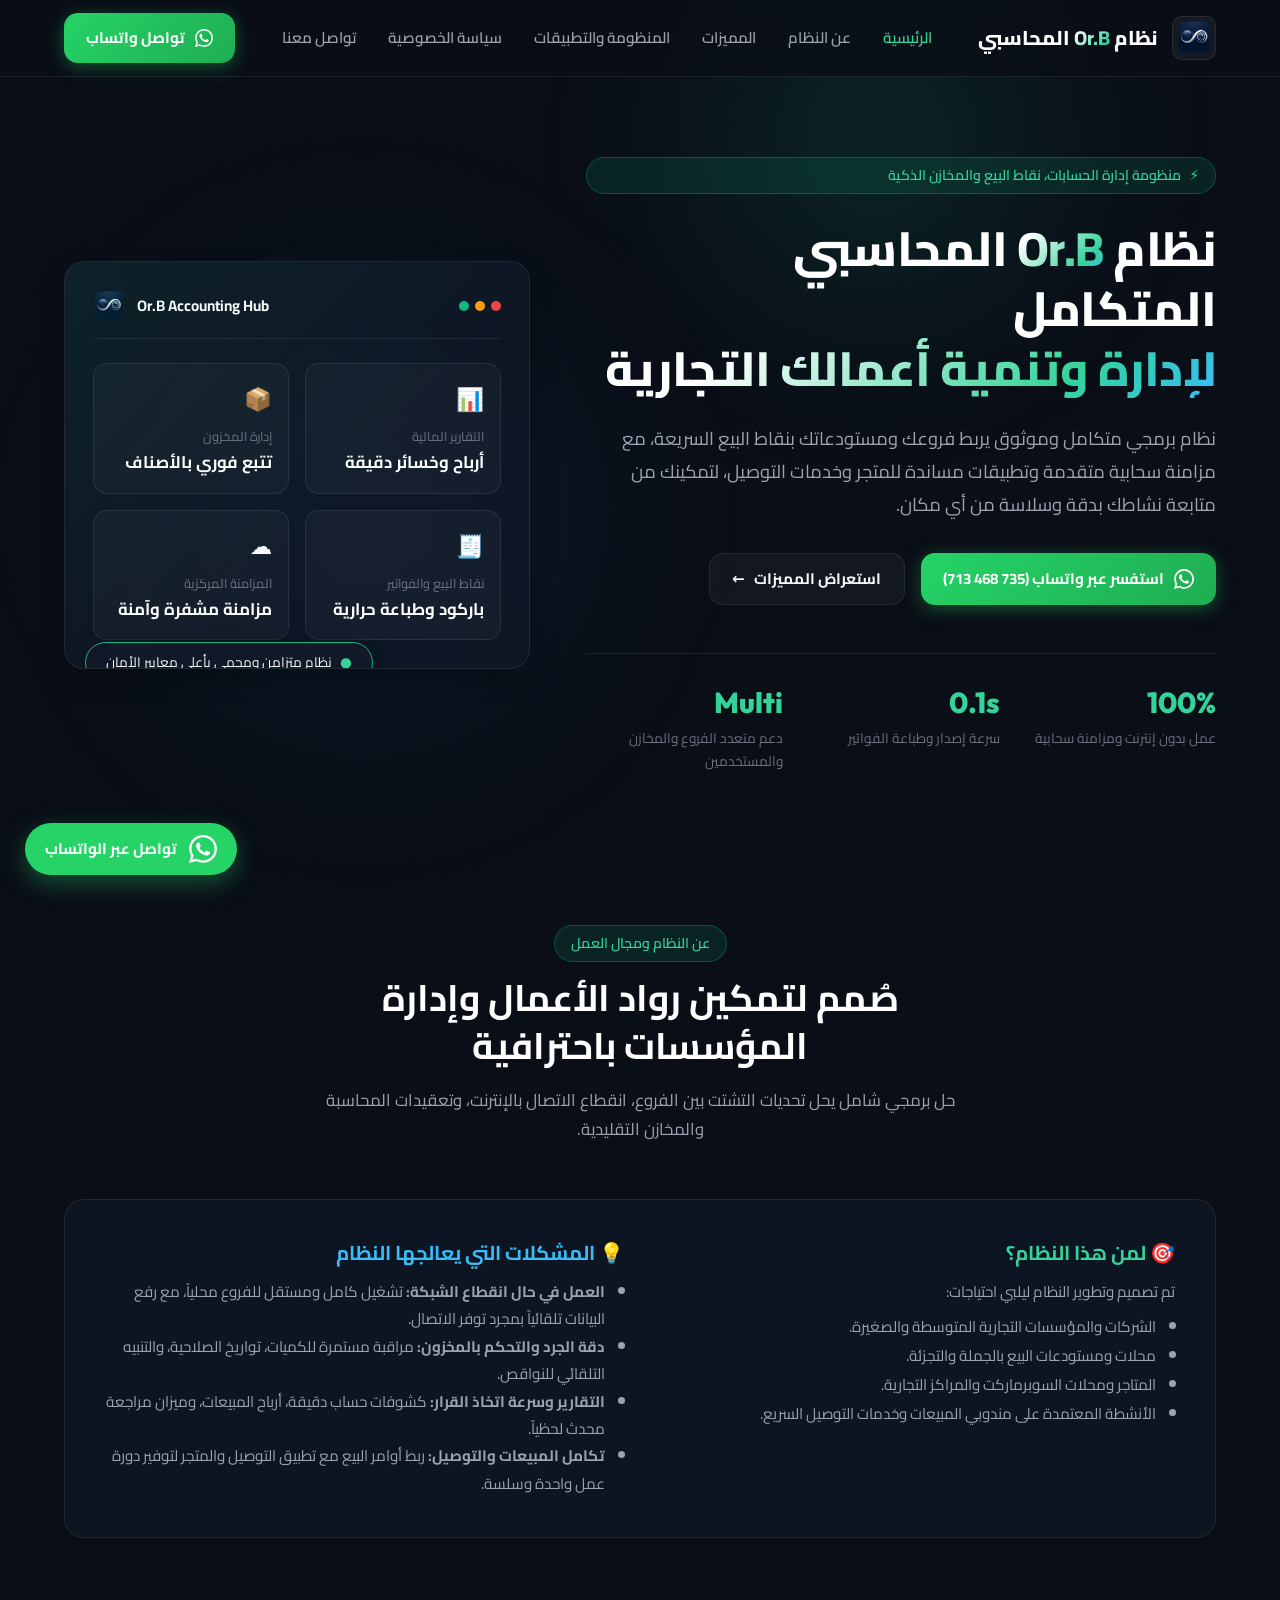
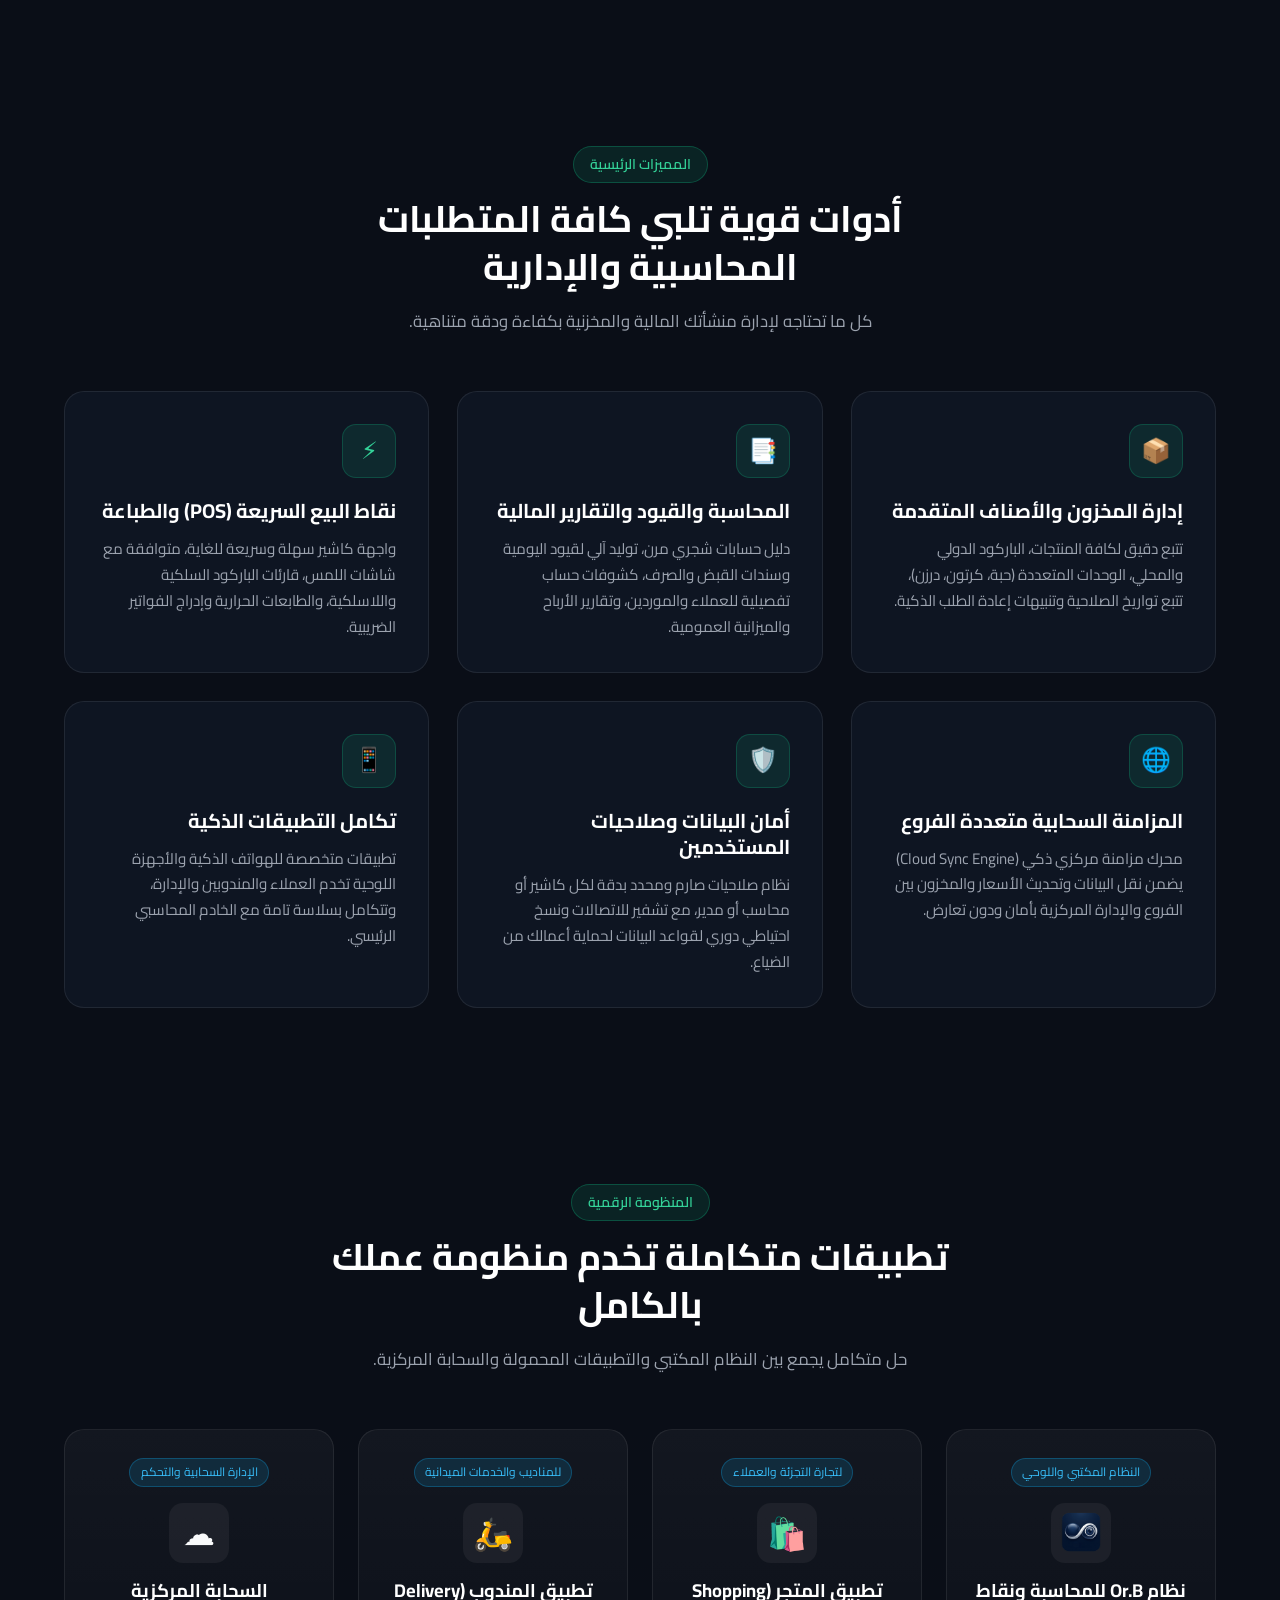
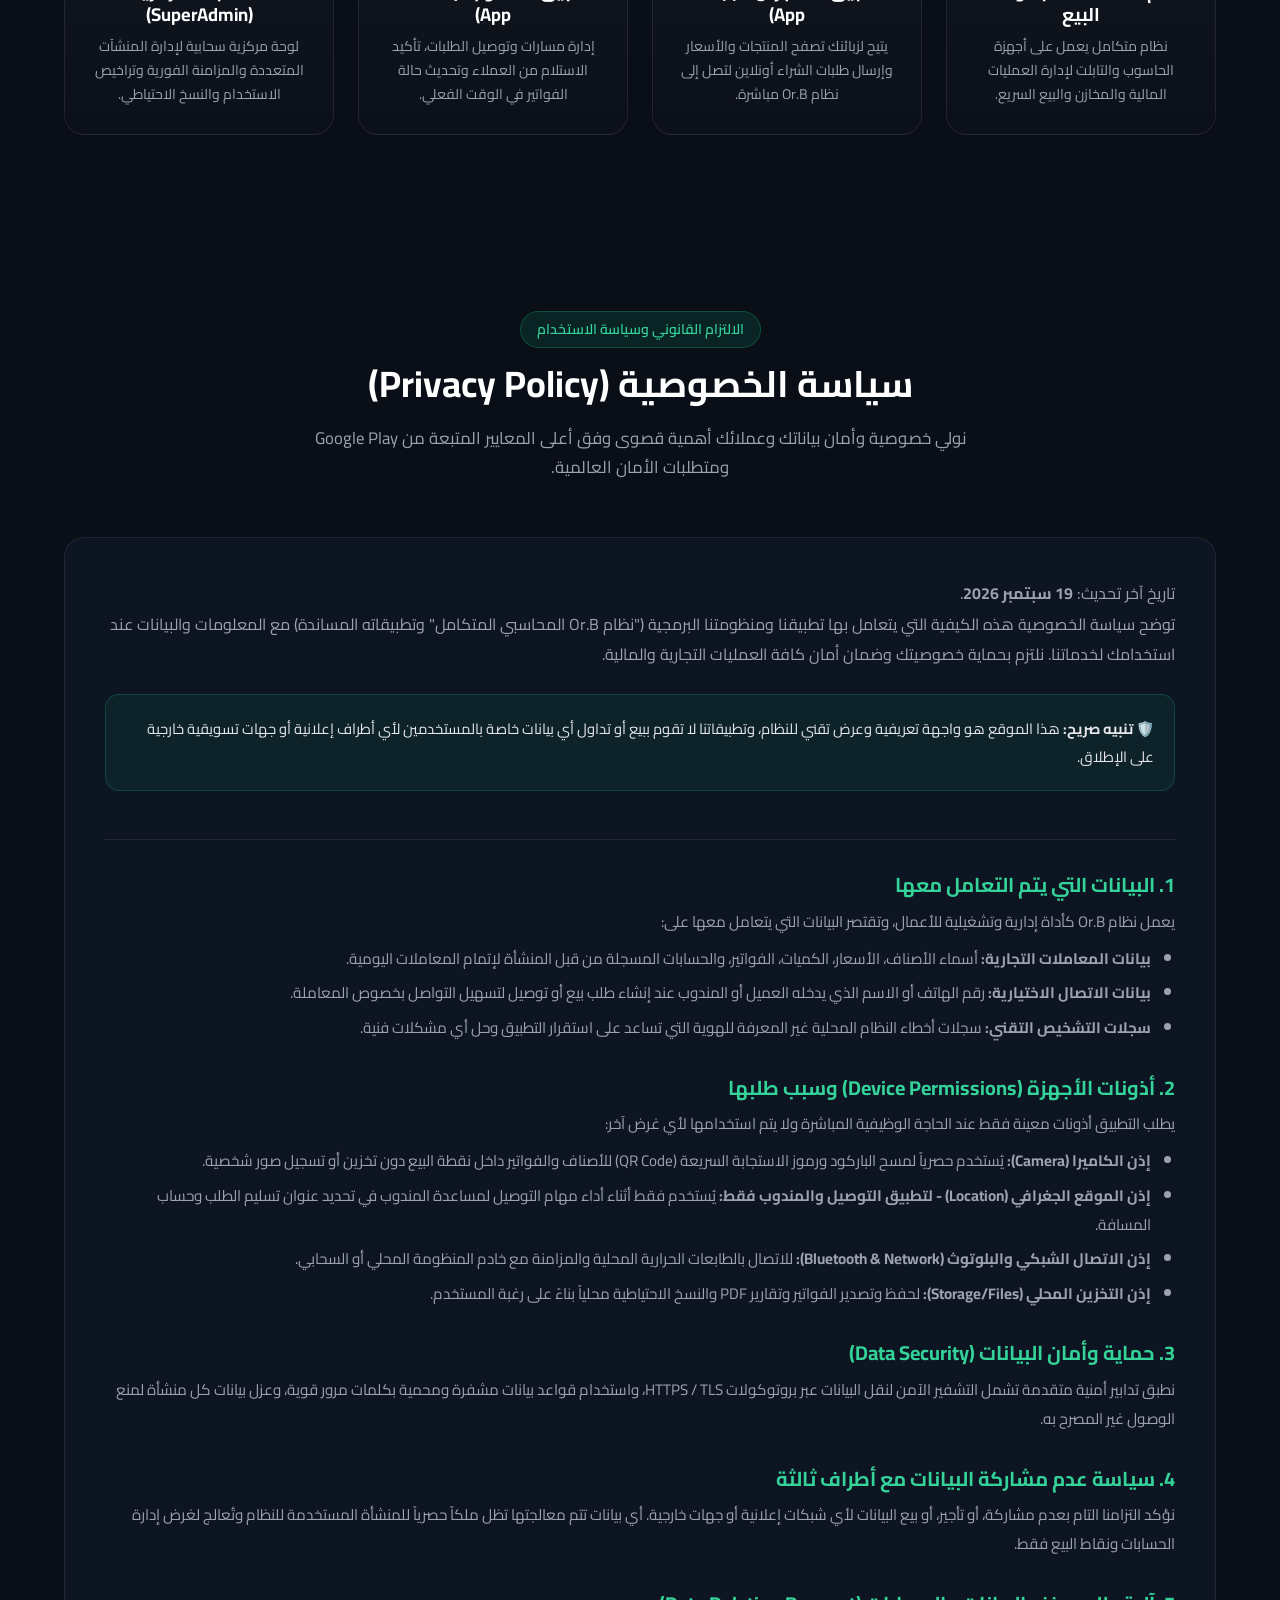
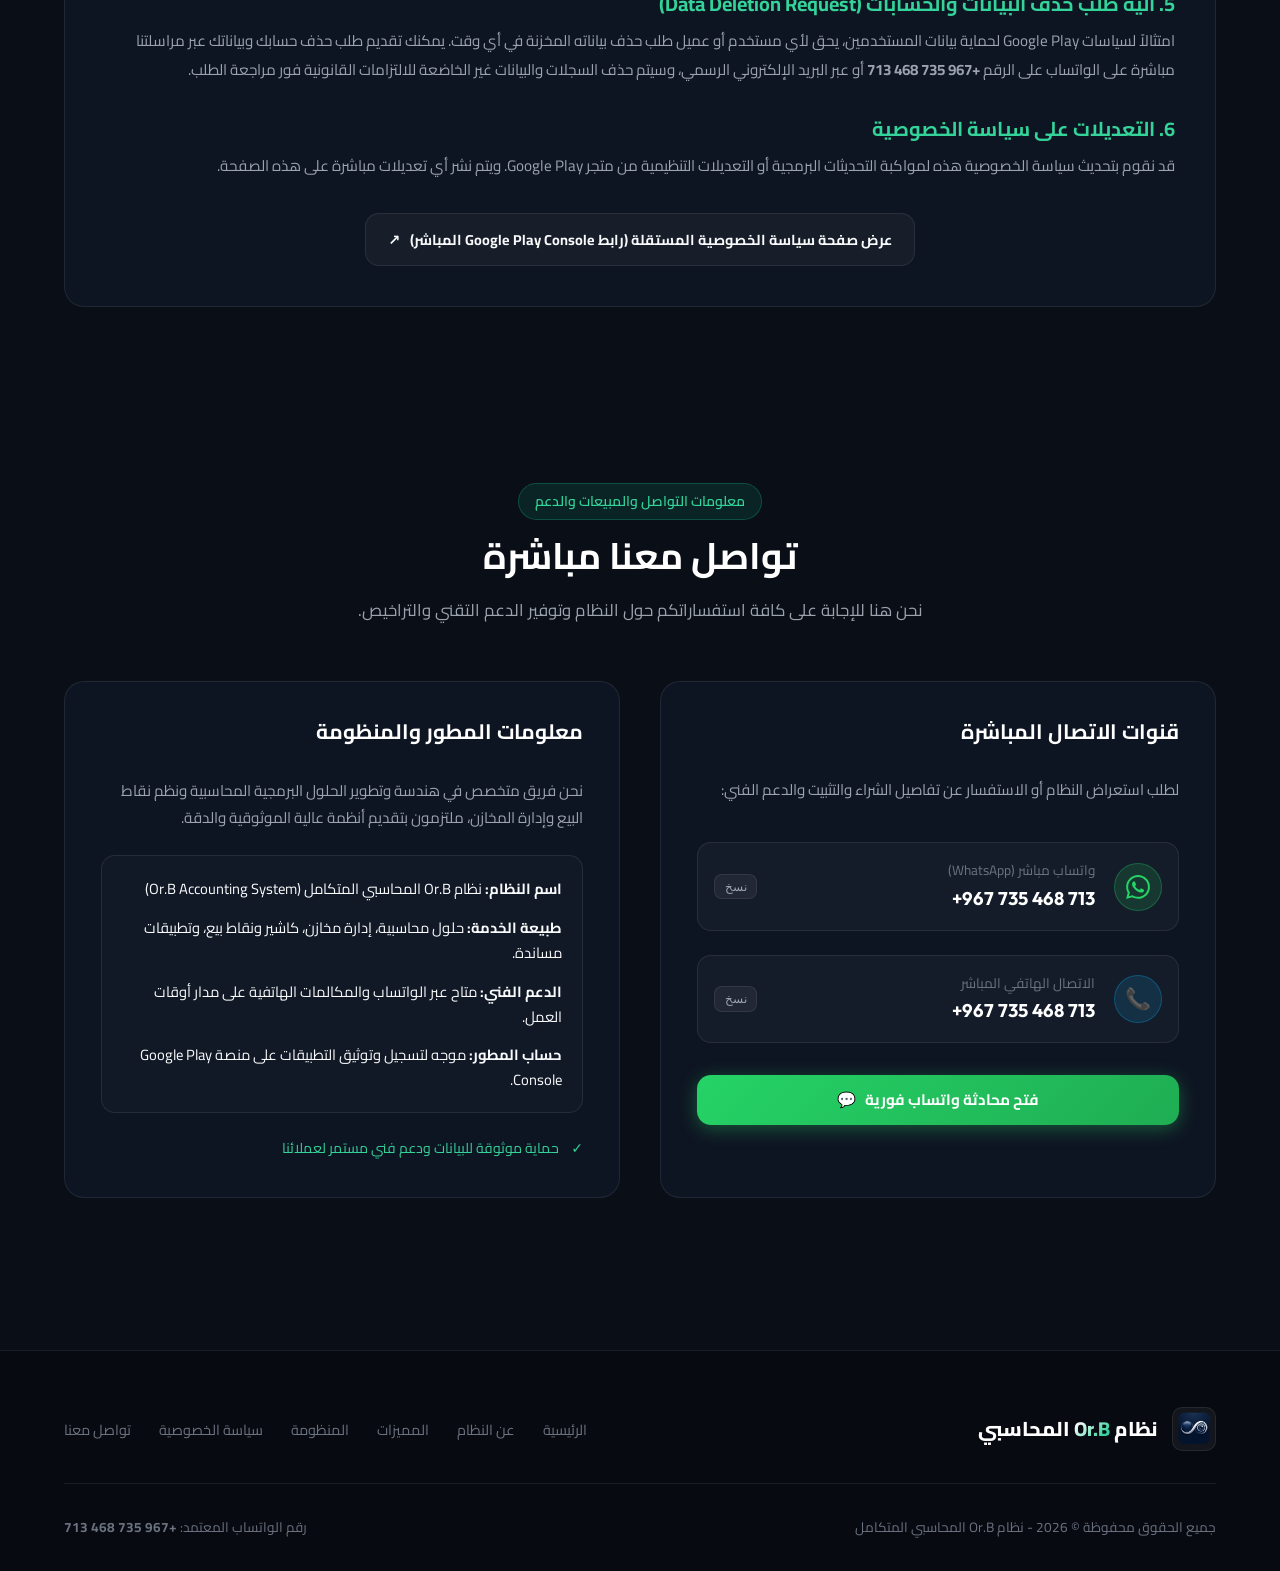
<file: index.html>
<!DOCTYPE html>
<html lang="ar" dir="rtl">
<head>
  <meta charset="UTF-8">
  <meta name="viewport" content="width=device-width, initial-scale=1.0">
  <title>نظام Or.B المحاسبي المتكامل | Or.B Accounting System</title>
  <meta name="description" content="الموقع التعريفي الرسمي لنظام Or.B المحاسبي وإدارة نقاط البيع والمخزون، وتطبيقات التجارة والتوصيل السحابية. مخصص للشركات والمتاجر والمؤسسات.">
  <meta name="keywords" content="نظام محاسبي, Or.B, نقاط بيع, إدارة المخزون, محاسبة سحابية, تطبيق المتجر, تطبيق التوصيل, Yemen, Or.B Accounting System">
  
  <!-- Open Graph / Meta for Social & Google Play Reviewers -->
  <meta property="og:type" content="website">
  <meta property="og:title" content="نظام Or.B المحاسبي المتكامل | Or.B Accounting System">
  <meta property="og:description" content="حلول برمجية متطورة لإدارة المخزون، الحسابات، نقاط البيع السريعة، والتطبيقات المرتبطة لنظام Or.B.">
  <meta property="og:image" content="assets/orb_logo.png">

  <!-- Favicon -->
  <link rel="icon" type="image/png" href="assets/orb_app_icon.png">

  <!-- Google Fonts: Cairo & Outfit -->
  <link rel="preconnect" href="https://fonts.googleapis.com">
  <link rel="preconnect" href="https://fonts.gstatic.com" crossorigin>
  <link href="https://fonts.googleapis.com/css2?family=Cairo:wght@400;600;700;800;900&family=Outfit:wght@400;600;700;800&display=swap" rel="stylesheet">

  <link rel="stylesheet" href="style.css">
</head>
<body>

  <!-- Ambient Decorative Background -->
  <div class="ambient-glow"></div>

  <!-- Main Header & Navigation -->
  <header class="site-header" id="header">
    <div class="container navbar">
      <a href="#hero" class="brand" id="brand-link">
        <img src="assets/withoubackroung.png" alt="شعار نظام Or.B" class="brand-logo" onerror="this.src='assets/orb_logo.png'">
        <span>نظام <span class="gradient-text">Or.B</span> المحاسبي</span>
      </a>

      <ul class="nav-links" id="nav-menu">
        <li><a href="#hero" class="nav-link active">الرئيسية</a></li>
        <li><a href="#about" class="nav-link">عن النظام</a></li>
        <li><a href="#features" class="nav-link">المميزات</a></li>
        <li><a href="#ecosystem" class="nav-link">المنظومة والتطبيقات</a></li>
        <li><a href="#privacy" class="nav-link">سياسة الخصوصية</a></li>
        <li><a href="#contact" class="nav-link">تواصل معنا</a></li>
      </ul>

      <div class="nav-actions">
        <a href="https://wa.me/967735468713?text=%D9%85%D8%B1%D8%AD%D8%A8%D8%A7%D9%8B%D8%8C%20%D8%A3%D9%88%D8%AF%20%D8%A7%D9%84%D8%A7%D8%B3%D8%AA%D9%81%D8%B3%D8%A7%D8%B1%20%D8%B9%D9%86%20%D8%A7%D9%84%D9%86%D8%8c%D8%A7%D9%85%20%D8%A7%D9%84%D9%85%D8%AD%D8%A7%D8%B3%D8%A8%D9%8A" target="_blank" rel="noopener noreferrer" class="btn btn-whatsapp" id="nav-wa-btn">
          <svg width="18" height="18" viewBox="0 0 24 24" fill="currentColor"><path d="M.057 24l1.687-6.163c-1.041-1.804-1.588-3.849-1.587-5.946.003-6.556 5.338-11.891 11.893-11.891 3.181.001 6.167 1.24 8.413 3.488 2.245 2.248 3.481 5.236 3.48 8.414-.003 6.557-5.338 11.892-11.893 11.892-1.99-.001-3.951-.5-5.688-1.448l-6.305 1.654zm6.597-3.807c1.676.995 3.276 1.591 5.392 1.592 5.448 0 9.886-4.434 9.889-9.885.002-5.462-4.415-9.89-9.881-9.892-5.452 0-9.887 4.434-9.889 9.884-.001 2.225.651 3.891 1.746 5.634l-.999 3.648 3.742-.981zm11.387-5.464c-.074-.124-.272-.198-.57-.347-.297-.149-1.758-.868-2.031-.967-.272-.099-.47-.149-.669.149-.198.297-.768.967-.941 1.165-.173.198-.347.223-.644.074-.297-.149-1.255-.462-2.39-1.475-.883-.788-1.48-1.761-1.653-2.059-.173-.297-.018-.458.13-.606.134-.133.297-.347.446-.521.151-.172.2-.296.3-.495.099-.198.05-.372-.025-.521-.075-.148-.669-1.611-.916-2.206-.242-.579-.487-.501-.669-.51l-.57-.01c-.198 0-.52.074-.792.372s-1.04 1.016-1.04 2.479 1.065 2.876 1.213 3.074c.149.198 2.095 3.2 5.076 4.487.709.306 1.263.489 1.694.626.712.226 1.36.194 1.872.118.571-.085 1.758-.719 2.006-1.413.248-.695.248-1.29.173-1.414z"/></svg>
          <span>تواصل واتساب</span>
        </a>
        <button class="mobile-toggle" id="mobile-toggle" aria-label="القائمة">☰</button>
      </div>
    </div>
  </header>

  <!-- Hero Section -->
  <section class="hero-section" id="hero">
    <div class="container hero-grid">
      <div class="hero-content">
        <div class="badge">
          <span>⚡</span>
          <span>منظومة إدارة الحسابات، نقاط البيع والمخازن الذكية</span>
        </div>
        
        <h1 class="hero-title">
          نظام <span class="gradient-text">Or.B</span> المحاسبي المتكامل<br>
          <span class="gradient-text">لإدارة وتنمية أعمالك التجارية</span>
        </h1>
        
        <p class="hero-description">
          نظام برمجي متكامل وموثوق يربط فروعك ومستودعاتك بنقاط البيع السريعة، مع مزامنة سحابية متقدمة وتطبيقات مساندة للمتجر وخدمات التوصيل، لتمكينك من متابعة نشاطك بدقة وسلاسة من أي مكان.
        </p>

        <div class="hero-buttons">
          <a href="https://wa.me/967735468713?text=%D9%85%D8%B1%D8%AD%D8%A8%D8%A7%D9%8B%D8%8C%20%D8%A3%D9%88%D8%AF%20%D8%A7%D9%84%D8%A7%D8%B3%D8%AA%D9%81%D8%B3%D8%A7%D8%B1%20%D8%B9%D9%86%20%D9%86%D8%B8%D8%A7%D9%85%20Or.B%20%D8%A7%D9%84%D9%85%D8%AD%D8%A7%D8%B3%D8%A8%D9%8A" target="_blank" rel="noopener noreferrer" class="btn btn-whatsapp" id="hero-wa-btn">
            <svg width="20" height="20" viewBox="0 0 24 24" fill="currentColor"><path d="M.057 24l1.687-6.163c-1.041-1.804-1.588-3.849-1.587-5.946.003-6.556 5.338-11.891 11.893-11.891 3.181.001 6.167 1.24 8.413 3.488 2.245 2.248 3.481 5.236 3.48 8.414-.003 6.557-5.338 11.892-11.893 11.892-1.99-.001-3.951-.5-5.688-1.448l-6.305 1.654zm6.597-3.807c1.676.995 3.276 1.591 5.392 1.592 5.448 0 9.886-4.434 9.889-9.885.002-5.462-4.415-9.89-9.881-9.892-5.452 0-9.887 4.434-9.889 9.884-.001 2.225.651 3.891 1.746 5.634l-.999 3.648 3.742-.981zm11.387-5.464c-.074-.124-.272-.198-.57-.347-.297-.149-1.758-.868-2.031-.967-.272-.099-.47-.149-.669.149-.198.297-.768.967-.941 1.165-.173.198-.347.223-.644.074-.297-.149-1.255-.462-2.39-1.475-.883-.788-1.48-1.761-1.653-2.059-.173-.297-.018-.458.13-.606.134-.133.297-.347.446-.521.151-.172.2-.296.3-.495.099-.198.05-.372-.025-.521-.075-.148-.669-1.611-.916-2.206-.242-.579-.487-.501-.669-.51l-.57-.01c-.198 0-.52.074-.792.372s-1.04 1.016-1.04 2.479 1.065 2.876 1.213 3.074c.149.198 2.095 3.2 5.076 4.487.709.306 1.263.489 1.694.626.712.226 1.36.194 1.872.118.571-.085 1.758-.719 2.006-1.413.248-.695.248-1.29.173-1.414z"/></svg>
            <span>استفسر عبر واتساب (735 468 713)</span>
          </a>
          <a href="#features" class="btn btn-outline" id="hero-explore-btn">
            <span>استعراض المميزات</span>
            <span>←</span>
          </a>
        </div>

        <div class="hero-stats">
          <div class="stat-item">
            <span class="stat-number">100%</span>
            <span class="stat-label">عمل بدون إنترنت ومزامنة سحابية</span>
          </div>
          <div class="stat-item">
            <span class="stat-number">0.1s</span>
            <span class="stat-label">سرعة إصدار وطباعة الفواتير</span>
          </div>
          <div class="stat-item">
            <span class="stat-number">Multi</span>
            <span class="stat-label">دعم متعدد الفروع والمخازن والمستخدمين</span>
          </div>
        </div>
      </div>

      <!-- Hero Visual Card / System Dashboard Preview -->
      <div class="hero-visual">
        <div class="visual-card">
          <div class="card-header-bar">
            <div class="card-dots">
              <span class="dot dot-red"></span>
              <span class="dot dot-yellow"></span>
              <span class="dot dot-green"></span>
            </div>
            <div class="visual-logo-box">
              <span class="visual-title">Or.B Accounting Hub</span>
              <img src="assets/withoubackroung.png" alt="الشعار" class="visual-logo-img" onerror="this.src='assets/orb_logo.png'">
            </div>
          </div>

          <div class="mockup-grid">
            <div class="mockup-item">
              <div class="mockup-icon">📊</div>
              <div class="mockup-label">التقارير المالية</div>
              <div class="mockup-val">أرباح وخسائر دقيقة</div>
            </div>
            <div class="mockup-item">
              <div class="mockup-icon">📦</div>
              <div class="mockup-label">إدارة المخزون</div>
              <div class="mockup-val">تتبع فوري بالأصناف</div>
            </div>
            <div class="mockup-item">
              <div class="mockup-icon">🧾</div>
              <div class="mockup-label">نقاط البيع والفواتير</div>
              <div class="mockup-val">باركود وطباعة حرارية</div>
            </div>
            <div class="mockup-item">
              <div class="mockup-icon">☁️</div>
              <div class="mockup-label">المزامنة المركزية</div>
              <div class="mockup-val">مزامنة مشفرة وآمنة</div>
            </div>
          </div>

          <div class="floating-sync-badge">
            <span style="color: var(--emerald-400);">●</span>
            <span>نظام متزامن ومحمي بأعلى معايير الأمان</span>
          </div>
        </div>
      </div>
    </div>
  </section>

  <!-- About Section -->
  <section class="section" id="about">
    <div class="container">
      <div class="section-header">
        <div class="badge">عن النظام ومجال العمل</div>
        <h2 class="section-title">صُمم لتمكين رواد الأعمال وإدارة المؤسسات باحترافية</h2>
        <p class="section-subtitle">
          حل برمجي شامل يحل تحديات التشتت بين الفروع، انقطاع الاتصال بالإنترنت، وتعقيدات المحاسبة والمخازن التقليدية.
        </p>
      </div>

      <div class="privacy-box" style="margin-bottom: 2rem;">
        <div style="display: grid; grid-template-columns: repeat(auto-fit, minmax(280px, 1fr)); gap: 2rem;">
          <div>
            <h3 style="color: var(--emerald-400); margin-bottom: 0.75rem; font-size: 1.25rem;">🎯 لمن هذا النظام؟</h3>
            <p style="font-size: 0.95rem; line-height: 1.8;">
              تم تصميم وتطوير النظام ليلبي احتياجات:
            </p>
            <ul style="padding-right: 1.2rem; margin-top: 0.5rem; color: var(--text-secondary); font-size: 0.95rem;">
              <li>الشركات والمؤسسات التجارية المتوسطة والصغيرة.</li>
              <li>محلات ومستودعات البيع بالجملة والتجزئة.</li>
              <li>المتاجر ومحلات السوبرماركت والمراكز التجارية.</li>
              <li>الأنشطة المعتمدة على مندوبي المبيعات وخدمات التوصيل السريع.</li>
            </ul>
          </div>
          <div>
            <h3 style="color: var(--cyan-400); margin-bottom: 0.75rem; font-size: 1.25rem;">💡 المشكلات التي يعالجها النظام</h3>
            <ul style="padding-right: 1.2rem; color: var(--text-secondary); font-size: 0.95rem; line-height: 1.8;">
              <li><strong>العمل في حال انقطاع الشبكة:</strong> تشغيل كامل ومستقل للفروع محلياً، مع رفع البيانات تلقائياً بمجرد توفر الاتصال.</li>
              <li><strong>دقة الجرد والتحكم بالمخزون:</strong> مراقبة مستمرة للكميات، تواريخ الصلاحية، والتنبيه التلقائي للنواقص.</li>
              <li><strong>التقارير وسرعة اتخاذ القرار:</strong> كشوفات حساب دقيقة، أرباح المبيعات، وميزان مراجعة محدث لحظياً.</li>
              <li><strong>تكامل المبيعات والتوصيل:</strong> ربط أوامر البيع مع تطبيق التوصيل والمتجر لتوفير دورة عمل واحدة وسلسة.</li>
            </ul>
          </div>
        </div>
      </div>
    </div>
  </section>

  <!-- Features Section -->
  <section class="section" id="features">
    <div class="container">
      <div class="section-header">
        <div class="badge">المميزات الرئيسية</div>
        <h2 class="section-title">أدوات قوية تلبي كافة المتطلبات المحاسبية والإدارية</h2>
        <p class="section-subtitle">
          كل ما تحتاجه لإدارة منشأتك المالية والمخزنية بكفاءة ودقة متناهية.
        </p>
      </div>

      <div class="features-grid">
        <!-- Feature 1 -->
        <div class="feature-card">
          <div class="feature-icon-wrapper">📦</div>
          <h3 class="feature-title">إدارة المخزون والأصناف المتقدمة</h3>
          <p class="feature-desc">
            تتبع دقيق لكافة المنتجات، الباركود الدولي والمحلي، الوحدات المتعددة (حبة، كرتون، درزن)، تتبع تواريخ الصلاحية وتنبيهات إعادة الطلب الذكية.
          </p>
        </div>

        <!-- Feature 2 -->
        <div class="feature-card">
          <div class="feature-icon-wrapper">📑</div>
          <h3 class="feature-title">المحاسبة والقيود والتقارير المالية</h3>
          <p class="feature-desc">
            دليل حسابات شجري مرن، توليد آلي لقيود اليومية وسندات القبض والصرف، كشوفات حساب تفصيلية للعملاء والموردين، وتقارير الأرباح والميزانية العمومية.
          </p>
        </div>

        <!-- Feature 3 -->
        <div class="feature-card">
          <div class="feature-icon-wrapper">⚡</div>
          <h3 class="feature-title">نقاط البيع السريعة (POS) والطباعة</h3>
          <p class="feature-desc">
            واجهة كاشير سهلة وسريعة للغاية، متوافقة مع شاشات اللمس، قارئات الباركود السلكية واللاسلكية، والطابعات الحرارية وإدراج الفواتير الضريبية.
          </p>
        </div>

        <!-- Feature 4 -->
        <div class="feature-card">
          <div class="feature-icon-wrapper">🌐</div>
          <h3 class="feature-title">المزامنة السحابية متعددة الفروع</h3>
          <p class="feature-desc">
            محرك مزامنة مركزي ذكي (Cloud Sync Engine) يضمن نقل البيانات وتحديث الأسعار والمخزون بين الفروع والإدارة المركزية بأمان ودون تعارض.
          </p>
        </div>

        <!-- Feature 5 -->
        <div class="feature-card">
          <div class="feature-icon-wrapper">🛡️</div>
          <h3 class="feature-title">أمان البيانات وصلاحيات المستخدمين</h3>
          <p class="feature-desc">
            نظام صلاحيات صارم ومحدد بدقة لكل كاشير أو محاسب أو مدير، مع تشفير للاتصالات ونسخ احتياطي دوري لقواعد البيانات لحماية أعمالك من الضياع.
          </p>
        </div>

        <!-- Feature 6 -->
        <div class="feature-card">
          <div class="feature-icon-wrapper">📱</div>
          <h3 class="feature-title">تكامل التطبيقات الذكية</h3>
          <p class="feature-desc">
            تطبيقات متخصصة للهواتف الذكية والأجهزة اللوحية تخدم العملاء والمندوبين والإدارة، وتتكامل بسلاسة تامة مع الخادم المحاسبي الرئيسي.
          </p>
        </div>
      </div>
    </div>
  </section>

  <!-- Ecosystem / Apps Section -->
  <section class="section" id="ecosystem">
    <div class="container">
      <div class="section-header">
        <div class="badge">المنظومة الرقمية</div>
        <h2 class="section-title">تطبيقات متكاملة تخدم منظومة عملك بالكامل</h2>
        <p class="section-subtitle">
          حل متكامل يجمع بين النظام المكتبي والتطبيقات المحمولة والسحابة المركزية.
        </p>
      </div>

      <div class="ecosystem-grid">
        <!-- App 1 -->
        <div class="app-card">
          <span class="app-badge">النظام المكتبي واللوحي</span>
          <img src="assets/withoubackroung.png" alt="نظام Or.B المحاسبي" class="app-icon" onerror="this.src='assets/orb_logo.png'">
          <h3 class="app-name">نظام Or.B للمحاسبة ونقاط البيع</h3>
          <p class="app-desc">
            نظام متكامل يعمل على أجهزة الحاسوب والتابلت لإدارة العمليات المالية والمخازن والبيع السريع.
          </p>
        </div>

        <!-- App 2 -->
        <div class="app-card">
          <span class="app-badge">لتجارة التجزئة والعملاء</span>
          <div class="app-icon" style="font-size: 2rem; display: flex; align-items: center; justify-content: center;">🛍️</div>
          <h3 class="app-name">تطبيق المتجر (Shopping App)</h3>
          <p class="app-desc">
            يتيح لزبائنك تصفح المنتجات والأسعار وإرسال طلبات الشراء أونلاين لتصل إلى نظام Or.B مباشرة.
          </p>
        </div>

        <!-- App 3 -->
        <div class="app-card">
          <span class="app-badge">للمناديب والخدمات الميدانية</span>
          <div class="app-icon" style="font-size: 2rem; display: flex; align-items: center; justify-content: center;">🛵</div>
          <h3 class="app-name">تطبيق المندوب (Delivery App)</h3>
          <p class="app-desc">
            إدارة مسارات وتوصيل الطلبات، تأكيد الاستلام من العملاء وتحديث حالة الفواتير في الوقت الفعلي.
          </p>
        </div>

        <!-- App 4 -->
        <div class="app-card">
          <span class="app-badge">الإدارة السحابية والتحكم</span>
          <div class="app-icon" style="font-size: 2rem; display: flex; align-items: center; justify-content: center;">☁️</div>
          <h3 class="app-name">السحابة المركزية (SuperAdmin)</h3>
          <p class="app-desc">
            لوحة مركزية سحابية لإدارة المنشآت المتعددة والمزامنة الفورية وتراخيص الاستخدام والنسخ الاحتياطي.
          </p>
        </div>
      </div>
    </div>
  </section>

  <!-- Privacy Policy Section (Fully Compliant with Google Play Store Policies) -->
  <section class="section" id="privacy">
    <div class="container">
      <div class="section-header">
        <div class="badge">الالتزام القانوني وسياسة الاستخدام</div>
        <h2 class="section-title">سياسة الخصوصية (Privacy Policy)</h2>
        <p class="section-subtitle">
          نولي خصوصية وأمان بياناتك وعملائك أهمية قصوى وفق أعلى المعايير المتبعة من Google Play ومتطلبات الأمان العالمية.
        </p>
      </div>

      <div class="privacy-box">
        <div class="privacy-intro">
          <p>
            تاريخ آخر تحديث: <strong>19 سبتمبر 2026</strong>.<br>
            توضح سياسة الخصوصية هذه الكيفية التي يتعامل بها تطبيقنا ومنظومتنا البرمجية ("نظام Or.B المحاسبي المتكامل" وتطبيقاته المساندة) مع المعلومات والبيانات عند استخدامك لخدماتنا. نلتزم بحماية خصوصيتك وضمان أمان كافة العمليات التجارية والمالية.
          </p>
          <div class="highlight-box">
            🛡️ <strong>تنبيه صريح:</strong> هذا الموقع هو واجهة تعريفية وعرض تقني للنظام، وتطبيقاتنا لا تقوم ببيع أو تداول أي بيانات خاصة بالمستخدمين لأي أطراف إعلانية أو جهات تسويقية خارجية على الإطلاق.
          </div>
        </div>

        <div class="policy-item">
          <h3>1. البيانات التي يتم التعامل معها</h3>
          <p>
            يعمل نظام Or.B كأداة إدارية وتشغيلية للأعمال، وتقتصر البيانات التي يتعامل معها على:
          </p>
          <ul>
            <li><strong>بيانات المعاملات التجارية:</strong> أسماء الأصناف، الأسعار، الكميات، الفواتير، والحسابات المسجلة من قبل المنشأة لإتمام المعاملات اليومية.</li>
            <li><strong>بيانات الاتصال الاختيارية:</strong> رقم الهاتف أو الاسم الذي يدخله العميل أو المندوب عند إنشاء طلب بيع أو توصيل لتسهيل التواصل بخصوص المعاملة.</li>
            <li><strong>سجلات التشخيص التقني:</strong> سجلات أخطاء النظام المحلية غير المعرفة للهوية التي تساعد على استقرار التطبيق وحل أي مشكلات فنية.</li>
          </ul>
        </div>

        <div class="policy-item">
          <h3>2. أذونات الأجهزة (Device Permissions) وسبب طلبها</h3>
          <p>
            يطلب التطبيق أذونات معينة فقط عند الحاجة الوظيفية المباشرة ولا يتم استخدامها لأي غرض آخر:
          </p>
          <ul>
            <li><strong>إذن الكاميرا (Camera):</strong> يُستخدم حصرياً لمسح الباركود ورموز الاستجابة السريعة (QR Code) للأصناف والفواتير داخل نقطة البيع دون تخزين أو تسجيل صور شخصية.</li>
            <li><strong>إذن الموقع الجغرافي (Location) - لتطبيق التوصيل والمندوب فقط:</strong> يُستخدم فقط أثناء أداء مهام التوصيل لمساعدة المندوب في تحديد عنوان تسليم الطلب وحساب المسافة.</li>
            <li><strong>إذن الاتصال الشبكي والبلوتوث (Bluetooth & Network):</strong> للاتصال بالطابعات الحرارية المحلية والمزامنة مع خادم المنظومة المحلي أو السحابي.</li>
            <li><strong>إذن التخزين المحلي (Storage/Files):</strong> لحفظ وتصدير الفواتير وتقارير PDF والنسخ الاحتياطية محلياً بناءً على رغبة المستخدم.</li>
          </ul>
        </div>

        <div class="policy-item">
          <h3>3. حماية وأمان البيانات (Data Security)</h3>
          <p>
            نطبق تدابير أمنية متقدمة تشمل التشفير الآمن لنقل البيانات عبر بروتوكولات HTTPS / TLS، واستخدام قواعد بيانات مشفرة ومحمية بكلمات مرور قوية، وعزل بيانات كل منشأة لمنع الوصول غير المصرح به.
          </p>
        </div>

        <div class="policy-item">
          <h3>4. سياسة عدم مشاركة البيانات مع أطراف ثالثة</h3>
          <p>
            نؤكد التزامنا التام بعدم مشاركة، أو تأجير، أو بيع البيانات لأي شبكات إعلانية أو جهات خارجية. أي بيانات تتم معالجتها تظل ملكاً حصرياً للمنشأة المستخدمة للنظام وتُعالج لغرض إدارة الحسابات ونقاط البيع فقط.
          </p>
        </div>

        <div class="policy-item">
          <h3>5. آلية طلب حذف البيانات والحسابات (Data Deletion Request)</h3>
          <p>
            امتثالاً لسياسات Google Play لحماية بيانات المستخدمين، يحق لأي مستخدم أو عميل طلب حذف بياناته المخزنة في أي وقت. يمكنك تقديم طلب حذف حسابك وبياناتك عبر مراسلتنا مباشرة على الواتساب على الرقم <strong>+967 735 468 713</strong> أو عبر البريد الإلكتروني الرسمي، وسيتم حذف السجلات والبيانات غير الخاضعة للالتزامات القانونية فور مراجعة الطلب.
          </p>
        </div>

        <div class="policy-item">
          <h3>6. التعديلات على سياسة الخصوصية</h3>
          <p>
            قد نقوم بتحديث سياسة الخصوصية هذه لمواكبة التحديثات البرمجية أو التعديلات التنظيمية من متجر Google Play. ويتم نشر أي تعديلات مباشرة على هذه الصفحة.
          </p>
        </div>

        <div style="margin-top: 1.5rem; text-align: center;">
          <a href="privacy.html" class="btn btn-outline" style="font-size: 0.9rem;">
            <span>عرض صفحة سياسة الخصوصية المستقلة (رابط Google Play Console المباشر)</span>
            <span>↗</span>
          </a>
        </div>
      </div>
    </div>
  </section>

  <!-- Contact Us Section -->
  <section class="section" id="contact">
    <div class="container">
      <div class="section-header">
        <div class="badge">معلومات التواصل والمبيعات والدعم</div>
        <h2 class="section-title">تواصل معنا مباشرة</h2>
        <p class="section-subtitle">
          نحن هنا للإجابة على كافة استفساراتكم حول النظام وتوفير الدعم التقني والتراخيص.
        </p>
      </div>

      <div class="contact-grid">
        <!-- Direct Contact Info Card -->
        <div class="contact-card">
          <h3 style="font-size: 1.3rem; margin-bottom: 0.5rem; color: #fff;">قنوات الاتصال المباشرة</h3>
          <p style="font-size: 0.95rem; margin-bottom: 1rem;">
            لطلب استعراض النظام أو الاستفسار عن تفاصيل الشراء والتثبيت والدعم الفني:
          </p>

          <!-- WhatsApp Item -->
          <div class="contact-method">
            <div class="contact-method-icon icon-wa">
              <svg width="24" height="24" viewBox="0 0 24 24" fill="currentColor"><path d="M.057 24l1.687-6.163c-1.041-1.804-1.588-3.849-1.587-5.946.003-6.556 5.338-11.891 11.893-11.891 3.181.001 6.167 1.24 8.413 3.488 2.245 2.248 3.481 5.236 3.48 8.414-.003 6.557-5.338 11.892-11.893 11.892-1.99-.001-3.951-.5-5.688-1.448l-6.305 1.654zm6.597-3.807c1.676.995 3.276 1.591 5.392 1.592 5.448 0 9.886-4.434 9.889-9.885.002-5.462-4.415-9.89-9.881-9.892-5.452 0-9.887 4.434-9.889 9.884-.001 2.225.651 3.891 1.746 5.634l-.999 3.648 3.742-.981zm11.387-5.464c-.074-.124-.272-.198-.57-.347-.297-.149-1.758-.868-2.031-.967-.272-.099-.47-.149-.669.149-.198.297-.768.967-.941 1.165-.173.198-.347.223-.644.074-.297-.149-1.255-.462-2.39-1.475-.883-.788-1.48-1.761-1.653-2.059-.173-.297-.018-.458.13-.606.134-.133.297-.347.446-.521.151-.172.2-.296.3-.495.099-.198.05-.372-.025-.521-.075-.148-.669-1.611-.916-2.206-.242-.579-.487-.501-.669-.51l-.57-.01c-.198 0-.52.074-.792.372s-1.04 1.016-1.04 2.479 1.065 2.876 1.213 3.074c.149.198 2.095 3.2 5.076 4.487.709.306 1.263.489 1.694.626.712.226 1.36.194 1.872.118.571-.085 1.758-.719 2.006-1.413.248-.695.248-1.29.173-1.414z"/></svg>
            </div>
            <div>
              <div class="contact-info-title">واتساب مباشر (WhatsApp)</div>
              <div class="contact-info-val">+967 735 468 713</div>
            </div>
            <button class="copy-btn" onclick="copyText('735468713')">نسخ</button>
          </div>

          <!-- Phone Call Item -->
          <div class="contact-method">
            <div class="contact-method-icon icon-phone">📞</div>
            <div>
              <div class="contact-info-title">الاتصال الهاتفي المباشر</div>
              <div class="contact-info-val">+967 735 468 713</div>
            </div>
            <button class="copy-btn" onclick="copyText('+967735468713')">نسخ</button>
          </div>

          <!-- Direct Chat CTA -->
          <a href="https://wa.me/967735468713?text=%D9%85%D8%B1%D8%AD%D8%A8%D8%A7%D9%8B%D8%8C%20%D8%A3%D9%88%D8%AF%20%D8%A7%D9%84%D8%A7%D8%B3%D8%AA%D9%81%D8%B3%D8%A7%D8%B1%20%D8%B9%D9%86%20%D8%A7%D9%84%D9%86%D8%B8%D8%A7%D9%85%20%D8%A7%D9%84%D9%85%D8%AD%D8%A7%D8%B3%D8%A8%D9%8A" target="_blank" rel="noopener noreferrer" class="btn btn-whatsapp" style="width: 100%; text-align: center; margin-top: 0.5rem;" id="card-wa-btn">
            <span>فتح محادثة واتساب فورية</span>
            <span>💬</span>
          </a>
        </div>

        <!-- Trust & Information Card for Reviewers & Clients -->
        <div class="contact-card">
          <h3 style="font-size: 1.3rem; margin-bottom: 0.5rem; color: #fff;">معلومات المطور والمنظومة</h3>
          <p style="font-size: 0.95rem; line-height: 1.8;">
            نحن فريق متخصص في هندسة وتطوير الحلول البرمجية المحاسبية ونظم نقاط البيع وإدارة المخازن، ملتزمون بتقديم أنظمة عالية الموثوقية والدقة.
          </p>

          <div style="background: rgba(255,255,255,0.02); border: 1px solid var(--border-color); border-radius: var(--radius-md); padding: 1.25rem;">
            <div style="display: flex; flex-direction: column; gap: 0.85rem; font-size: 0.92rem;">
              <div><strong>اسم النظام:</strong> نظام Or.B المحاسبي المتكامل (Or.B Accounting System)</div>
              <div><strong>طبيعة الخدمة:</strong> حلول محاسبية، إدارة مخازن، كاشير ونقاط بيع، وتطبيقات مساندة.</div>
              <div><strong>الدعم الفني:</strong> متاح عبر الواتساب والمكالمات الهاتفية على مدار أوقات العمل.</div>
              <div><strong>حساب المطور:</strong> موجه لتسجيل وتوثيق التطبيقات على منصة Google Play Console.</div>
            </div>
          </div>

          <div style="display: flex; align-items: center; gap: 0.75rem; font-size: 0.88rem; color: var(--emerald-400);">
            <span>✓</span>
            <span>حماية موثوقة للبيانات ودعم فني مستمر لعملائنا</span>
          </div>
        </div>
      </div>
    </div>
  </section>

  <!-- Floating Quick WhatsApp Button -->
  <a href="https://wa.me/967735468713?text=%D9%85%D8%B1%D8%AD%D8%A8%D8%A7%D9%8B%D8%8C%20%D8%A3%D9%88%D8%AF%20%D8%A7%D9%84%D8%A7%D8%B3%D8%AA%D9%81%D8%B3%D8%A7%D8%B1%20%D8%B9%D9%86%20%D9%86%D8%B8%D8%A7%D9%85%20Or.B%20%D8%A7%D9%84%D9%85%D8%AD%D8%A7%D8%B3%D8%A8%D9%8A" target="_blank" rel="noopener noreferrer" class="floating-wa-btn" id="floating-whatsapp" aria-label="تواصل عبر الواتساب">
    <svg class="floating-wa-icon" viewBox="0 0 24 24"><path d="M.057 24l1.687-6.163c-1.041-1.804-1.588-3.849-1.587-5.946.003-6.556 5.338-11.891 11.893-11.891 3.181.001 6.167 1.24 8.413 3.488 2.245 2.248 3.481 5.236 3.48 8.414-.003 6.557-5.338 11.892-11.893 11.892-1.99-.001-3.951-.5-5.688-1.448l-6.305 1.654zm6.597-3.807c1.676.995 3.276 1.591 5.392 1.592 5.448 0 9.886-4.434 9.889-9.885.002-5.462-4.415-9.89-9.881-9.892-5.452 0-9.887 4.434-9.889 9.884-.001 2.225.651 3.891 1.746 5.634l-.999 3.648 3.742-.981zm11.387-5.464c-.074-.124-.272-.198-.57-.347-.297-.149-1.758-.868-2.031-.967-.272-.099-.47-.149-.669.149-.198.297-.768.967-.941 1.165-.173.198-.347.223-.644.074-.297-.149-1.255-.462-2.39-1.475-.883-.788-1.48-1.761-1.653-2.059-.173-.297-.018-.458.13-.606.134-.133.297-.347.446-.521.151-.172.2-.296.3-.495.099-.198.05-.372-.025-.521-.075-.148-.669-1.611-.916-2.206-.242-.579-.487-.501-.669-.51l-.57-.01c-.198 0-.52.074-.792.372s-1.04 1.016-1.04 2.479 1.065 2.876 1.213 3.074c.149.198 2.095 3.2 5.076 4.487.709.306 1.263.489 1.694.626.712.226 1.36.194 1.872.118.571-.085 1.758-.719 2.006-1.413.248-.695.248-1.29.173-1.414z"/></svg>
    <span>تواصل عبر الواتساب</span>
  </a>

  <!-- Footer -->
  <footer class="site-footer">
    <div class="container">
      <div class="footer-top">
        <div class="brand">
          <img src="assets/withoubackroung.png" alt="الشعار" class="brand-logo" onerror="this.src='assets/orb_logo.png'">
          <span>نظام <span class="gradient-text">Or.B</span> المحاسبي</span>
        </div>
        <ul class="footer-links">
          <li><a href="#hero">الرئيسية</a></li>
          <li><a href="#about">عن النظام</a></li>
          <li><a href="#features">المميزات</a></li>
          <li><a href="#ecosystem">المنظومة</a></li>
          <li><a href="privacy.html">سياسة الخصوصية</a></li>
          <li><a href="#contact">تواصل معنا</a></li>
        </ul>
      </div>

      <div class="footer-bottom">
        <div>جميع الحقوق محفوظة &copy; 2026 - نظام Or.B المحاسبي المتكامل</div>
        <div>رقم الواتساب المعتمد: <strong>+967 735 468 713</strong></div>
      </div>
    </div>
  </footer>

  <script src="script.js"></script>
</body>
</html>
</file>
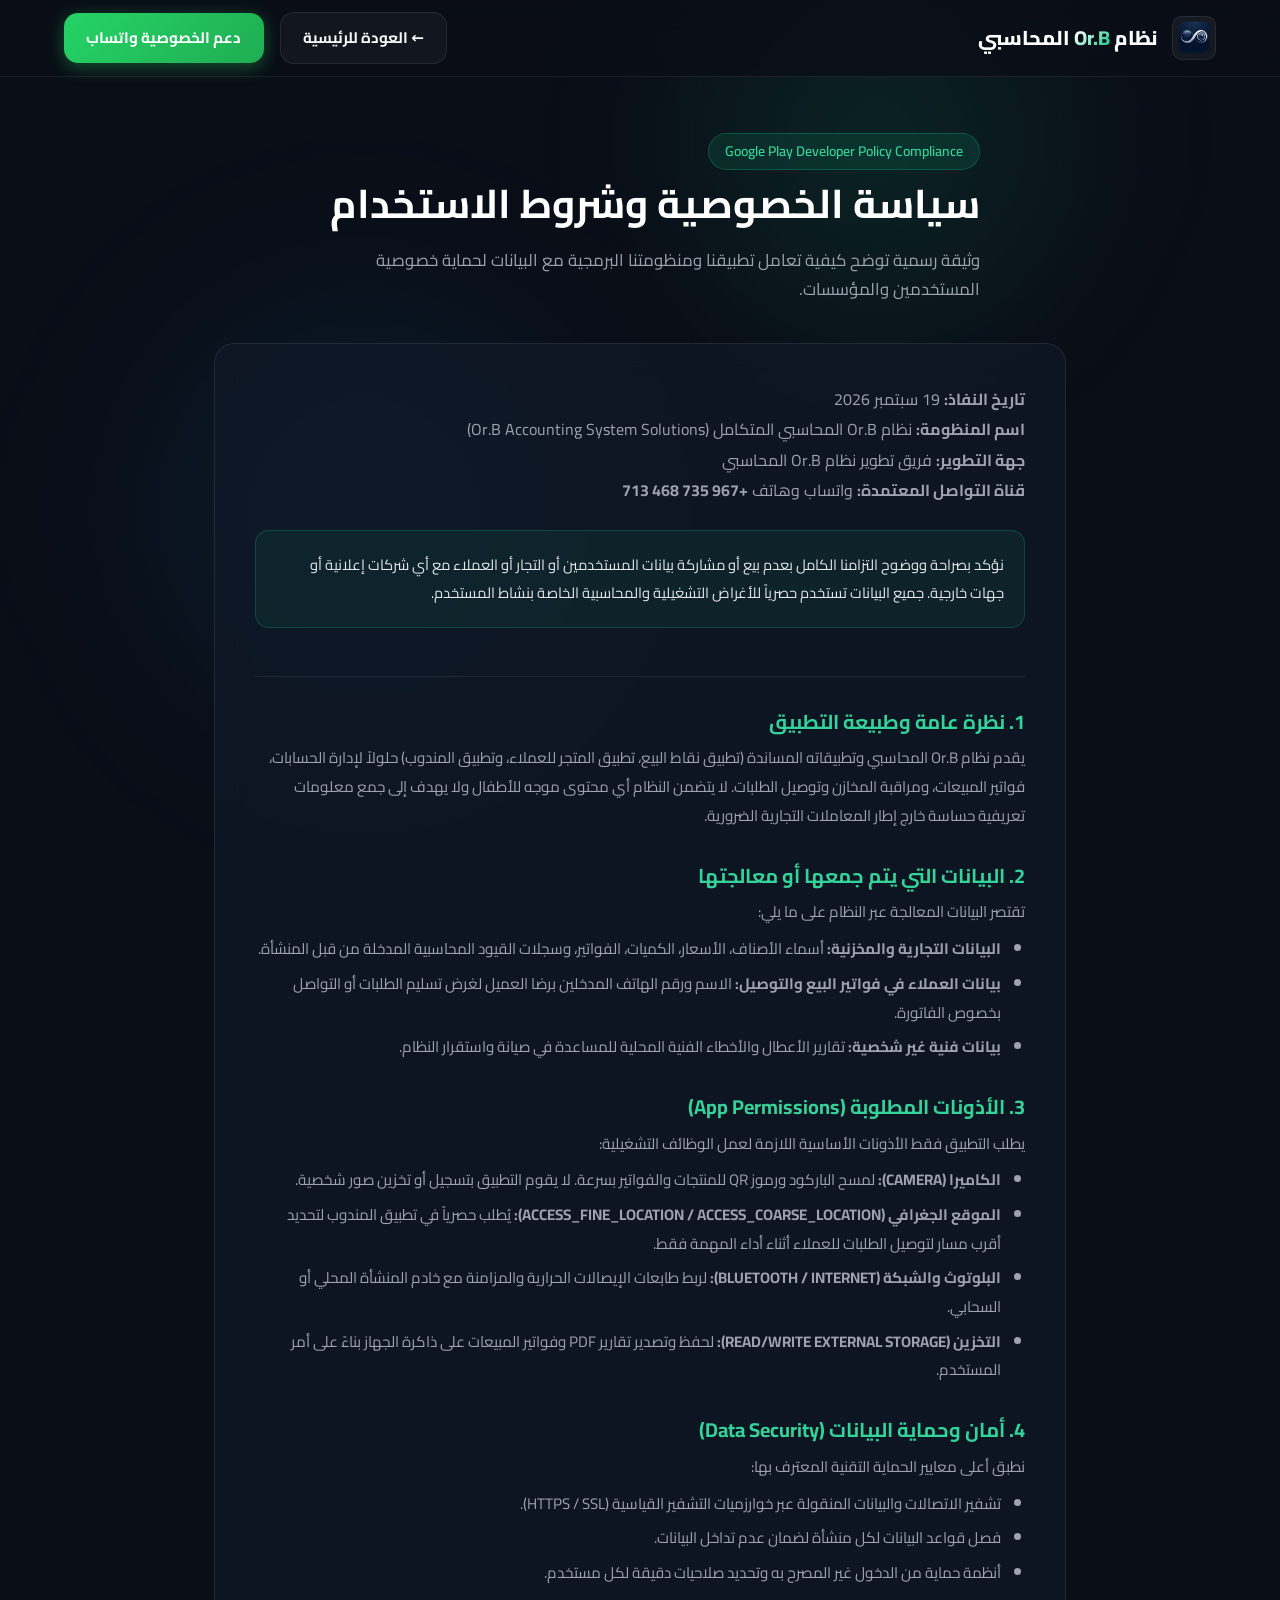
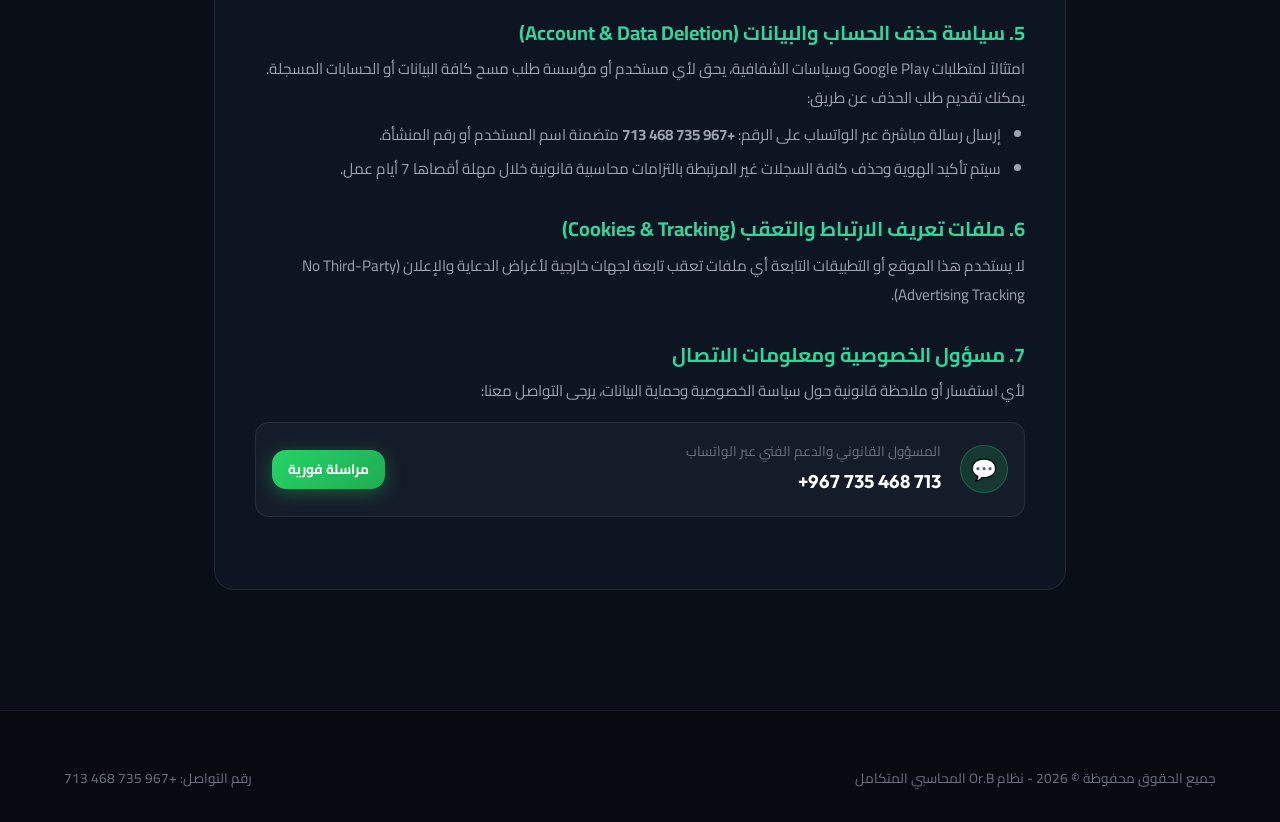
<file: privacy.html>
<!DOCTYPE html>
<html lang="ar" dir="rtl">
<head>
  <meta charset="UTF-8">
  <meta name="viewport" content="width=device-width, initial-scale=1.0">
  <title>سياسة الخصوصية | نظام Or.B المحاسبي المتكامل</title>
  <meta name="description" content="سياسة الخصوصية الرسمية لنظام Or.B المحاسبي وتطبيقاته المساندة للامتثال لمتطلبات متجر Google Play Console.">
  <link rel="icon" type="image/png" href="assets/orb_app_icon.png">

  <!-- Google Fonts: Cairo & Outfit -->
  <link rel="preconnect" href="https://fonts.googleapis.com">
  <link rel="preconnect" href="https://fonts.gstatic.com" crossorigin>
  <link href="https://fonts.googleapis.com/css2?family=Cairo:wght@400;600;700;800;900&family=Outfit:wght@400;600;700;800&display=swap" rel="stylesheet">

  <link rel="stylesheet" href="style.css">
</head>
<body>

  <div class="ambient-glow"></div>

  <!-- Header -->
  <header class="site-header">
    <div class="container navbar">
      <a href="index.html" class="brand">
        <img src="assets/withoubackroung.png" alt="الشعار" class="brand-logo" onerror="this.src='assets/orb_logo.png'">
        <span>نظام <span class="gradient-text">Or.B</span> المحاسبي</span>
      </a>

      <div class="nav-actions">
        <a href="index.html" class="btn btn-outline">
          <span>← العودة للرئيسية</span>
        </a>
        <a href="https://wa.me/967735468713?text=%D9%85%D8%B1%D8%AD%D8%A8%D8%A7%D9%8B%D8%8C%20%D8%A7%D8%B3%D8%AA%D9%81%D8%B3%D8%A7%D8%B1%20%D8%AD%D9%88%D9%84%20%D8%B3%D9%8A%D8%A7%D8%B3%D8%A9%20%D8%A7%D9%84%D8%AE%D8%B5%D9%88%D8%B5%D9%8A%D8%A9%20%D9%84%D9%86%D8%B8%D8%A7%D9%85%20Or.B" target="_blank" rel="noopener noreferrer" class="btn btn-whatsapp">
          <span>دعم الخصوصية واتساب</span>
        </a>
      </div>
    </div>
  </header>

  <!-- Content Section -->
  <main class="section" style="padding-top: 3.5rem;">
    <div class="container" style="max-width: 900px;">
      <div class="section-header" style="text-align: right; margin-bottom: 2.5rem;">
        <div class="badge">Google Play Developer Policy Compliance</div>
        <h1 class="section-title" style="font-size: 2.5rem; margin-top: 0.5rem;">سياسة الخصوصية وشروط الاستخدام</h1>
        <p class="section-subtitle">
          وثيقة رسمية توضح كيفية تعامل تطبيقنا ومنظومتنا البرمجية مع البيانات لحماية خصوصية المستخدمين والمؤسسات.
        </p>
      </div>

      <div class="privacy-box">
        <div class="privacy-intro">
          <p>
            <strong>تاريخ النفاذ:</strong> 19 سبتمبر 2026<br>
            <strong>اسم المنظومة:</strong> نظام Or.B المحاسبي المتكامل (Or.B Accounting System Solutions)<br>
            <strong>جهة التطوير:</strong> فريق تطوير نظام Or.B المحاسبي<br>
            <strong>قناة التواصل المعتمدة:</strong> واتساب وهاتف <strong>+967 735 468 713</strong>
          </p>
          <div class="highlight-box">
            نؤكد بصراحة ووضوح التزامنا الكامل بعدم بيع أو مشاركة بيانات المستخدمين أو التجار أو العملاء مع أي شركات إعلانية أو جهات خارجية. جميع البيانات تستخدم حصرياً للأغراض التشغيلية والمحاسبية الخاصة بنشاط المستخدم.
          </div>
        </div>

        <div class="policy-item">
          <h3>1. نظرة عامة وطبيعة التطبيق</h3>
          <p>
            يقدم نظام Or.B المحاسبي وتطبيقاته المساندة (تطبيق نقاط البيع، تطبيق المتجر للعملاء، وتطبيق المندوب) حلولاً لإدارة الحسابات، فواتير المبيعات، ومراقبة المخازن وتوصيل الطلبات. لا يتضمن النظام أي محتوى موجه للأطفال ولا يهدف إلى جمع معلومات تعريفية حساسة خارج إطار المعاملات التجارية الضرورية.
          </p>
        </div>

        <div class="policy-item">
          <h3>2. البيانات التي يتم جمعها أو معالجتها</h3>
          <p>
            تقتصر البيانات المعالجة عبر النظام على ما يلي:
          </p>
          <ul>
            <li><strong>البيانات التجارية والمخزنية:</strong> أسماء الأصناف، الأسعار، الكميات، الفواتير، وسجلات القيود المحاسبية المدخلة من قبل المنشأة.</li>
            <li><strong>بيانات العملاء في فواتير البيع والتوصيل:</strong> الاسم ورقم الهاتف المدخلين برضا العميل لغرض تسليم الطلبات أو التواصل بخصوص الفاتورة.</li>
            <li><strong>بيانات فنية غير شخصية:</strong> تقارير الأعطال والأخطاء الفنية المحلية للمساعدة في صيانة واستقرار النظام.</li>
          </ul>
        </div>

        <div class="policy-item">
          <h3>3. الأذونات المطلوبة (App Permissions)</h3>
          <p>
            يطلب التطبيق فقط الأذونات الأساسية اللازمة لعمل الوظائف التشغيلية:
          </p>
          <ul>
            <li><strong>الكاميرا (CAMERA):</strong> لمسح الباركود ورموز QR للمنتجات والفواتير بسرعة. لا يقوم التطبيق بتسجيل أو تخزين صور شخصية.</li>
            <li><strong>الموقع الجغرافي (ACCESS_FINE_LOCATION / ACCESS_COARSE_LOCATION):</strong> يُطلب حصرياً في تطبيق المندوب لتحديد أقرب مسار لتوصيل الطلبات للعملاء أثناء أداء المهمة فقط.</li>
            <li><strong>البلوتوث والشبكة (BLUETOOTH / INTERNET):</strong> لربط طابعات الإيصالات الحرارية والمزامنة مع خادم المنشأة المحلي أو السحابي.</li>
            <li><strong>التخزين (READ/WRITE EXTERNAL STORAGE):</strong> لحفظ وتصدير تقارير PDF وفواتير المبيعات على ذاكرة الجهاز بناءً على أمر المستخدم.</li>
          </ul>
        </div>

        <div class="policy-item">
          <h3>4. أمان وحماية البيانات (Data Security)</h3>
          <p>
            نطبق أعلى معايير الحماية التقنية المعترف بها:
          </p>
          <ul>
            <li>تشفير الاتصالات والبيانات المنقولة عبر خوارزميات التشفير القياسية (HTTPS / SSL).</li>
            <li>فصل قواعد البيانات لكل منشأة لضمان عدم تداخل البيانات.</li>
            <li>أنظمة حماية من الدخول غير المصرح به وتحديد صلاحيات دقيقة لكل مستخدم.</li>
          </ul>
        </div>

        <div class="policy-item">
          <h3>5. سياسة حذف الحساب والبيانات (Account & Data Deletion)</h3>
          <p>
            امتثالاً لمتطلبات Google Play وسياسات الشفافية، يحق لأي مستخدم أو مؤسسة طلب مسح كافة البيانات أو الحسابات المسجلة. يمكنك تقديم طلب الحذف عن طريق:
          </p>
          <ul>
            <li>إرسال رسالة مباشرة عبر الواتساب على الرقم: <strong>+967 735 468 713</strong> متضمنة اسم المستخدم أو رقم المنشأة.</li>
            <li>سيتم تأكيد الهوية وحذف كافة السجلات غير المرتبطة بالتزامات محاسبية قانونية خلال مهلة أقصاها 7 أيام عمل.</li>
          </ul>
        </div>

        <div class="policy-item">
          <h3>6. ملفات تعريف الارتباط والتعقب (Cookies & Tracking)</h3>
          <p>
            لا يستخدم هذا الموقع أو التطبيقات التابعة أي ملفات تعقب تابعة لجهات خارجية لأغراض الدعاية والإعلان (No Third-Party Advertising Tracking).
          </p>
        </div>

        <div class="policy-item">
          <h3>7. مسؤول الخصوصية ومعلومات الاتصال</h3>
          <p>
            لأي استفسار أو ملاحظة قانونية حول سياسة الخصوصية وحماية البيانات، يرجى التواصل معنا:
          </p>
          <div class="contact-method" style="margin-top: 1rem;">
            <div class="contact-method-icon icon-wa">💬</div>
            <div>
              <div class="contact-info-title">المسؤول القانوني والدعم الفني عبر الواتساب</div>
              <div class="contact-info-val">+967 735 468 713</div>
            </div>
            <a href="https://wa.me/967735468713?text=%D8%A7%D8%B3%D8%AA%D9%81%D8%B3%D8%A7%D8%B1%20%D8%AD%D9%88%D9%84%20%D8%B3%D9%8A%D8%A7%D8%B3%D8%A9%20%D8%A7%D9%84%D8%AE%D8%B5%D9%88%D8%B5%D9%8A%D8%A9" target="_blank" rel="noopener noreferrer" class="btn btn-whatsapp" style="margin-right: auto; padding: 0.4rem 1rem; font-size: 0.85rem;">
              مراسلة فورية
            </a>
          </div>
        </div>
      </div>
    </div>
  </main>

  <footer class="site-footer" style="margin-top: 2rem;">
    <div class="container footer-bottom" style="border-top: none; padding-top: 0;">
      <div>جميع الحقوق محفوظة &copy; 2026 - نظام Or.B المحاسبي المتكامل</div>
      <div>رقم التواصل: +967 735 468 713</div>
    </div>
  </footer>

</body>
</html>
</file>
<file: style.css>
:root {
  --bg-primary: #0a0e17;
  --bg-secondary: #111827;
  --bg-card: rgba(17, 24, 39, 0.75);
  --bg-card-hover: rgba(31, 41, 55, 0.85);
  --border-color: rgba(255, 255, 255, 0.08);
  --border-highlight: rgba(16, 185, 129, 0.3);
  
  --text-primary: #f9fafb;
  --text-secondary: #9ca3af;
  --text-muted: #6b7280;
  
  --emerald-400: #34d399;
  --emerald-500: #10b981;
  --emerald-600: #059669;
  --emerald-glow: rgba(16, 185, 129, 0.25);
  
  --cyan-400: #38bdf8;
  --cyan-500: #0ea5e9;
  --indigo-500: #6366f1;
  
  --whatsapp-green: #25d366;
  --whatsapp-hover: #20ba59;
  --whatsapp-glow: rgba(37, 211, 102, 0.35);

  --font-arabic: 'Cairo', system-ui, -apple-system, sans-serif;
  --font-latin: 'Outfit', system-ui, sans-serif;
  
  --radius-sm: 8px;
  --radius-md: 14px;
  --radius-lg: 20px;
  --radius-full: 9999px;
  
  --transition: all 0.28s cubic-bezier(0.4, 0, 0.2, 1);
  --shadow-card: 0 10px 30px -10px rgba(0, 0, 0, 0.5);
  --shadow-glow: 0 0 40px -10px var(--emerald-glow);
}

/* Base Reset & Global Styles */
*, *::before, *::after {
  box-sizing: border-box;
  margin: 0;
  padding: 0;
}

html {
  scroll-behavior: smooth;
  font-size: 16px;
}

body {
  font-family: var(--font-arabic);
  background-color: var(--bg-primary);
  color: var(--text-primary);
  line-height: 1.7;
  direction: rtl;
  text-align: right;
  overflow-x: hidden;
  position: relative;
  min-height: 100vh;
}

/* Ambient Background Lights */
.ambient-glow {
  position: fixed;
  top: 0;
  left: 0;
  right: 0;
  bottom: 0;
  pointer-events: none;
  z-index: 0;
  overflow: hidden;
}

.ambient-glow::before {
  content: '';
  position: absolute;
  top: -15%;
  right: 10%;
  width: 550px;
  height: 550px;
  background: radial-gradient(circle, rgba(16, 185, 129, 0.15) 0%, rgba(16, 185, 129, 0) 70%);
  border-radius: 50%;
  filter: blur(60px);
}

.ambient-glow::after {
  content: '';
  position: absolute;
  bottom: 10%;
  left: 5%;
  width: 600px;
  height: 600px;
  background: radial-gradient(circle, rgba(14, 165, 233, 0.12) 0%, rgba(99, 102, 241, 0) 70%);
  border-radius: 50%;
  filter: blur(80px);
}

.container {
  width: 100%;
  max-width: 1200px;
  margin: 0 auto;
  padding: 0 1.5rem;
  position: relative;
  z-index: 1;
}

/* Typography Utilities */
h1, h2, h3, h4 {
  font-weight: 700;
  line-height: 1.3;
  color: #ffffff;
}

p {
  color: var(--text-secondary);
}

a {
  color: inherit;
  text-decoration: none;
  transition: var(--transition);
}

.gradient-text {
  background: linear-gradient(135deg, #ffffff 20%, var(--emerald-400) 75%, var(--cyan-400) 100%);
  -webkit-background-clip: text;
  -webkit-text-fill-color: transparent;
  display: inline-block;
}

.badge {
  display: inline-flex;
  align-items: center;
  gap: 0.5rem;
  padding: 0.35rem 1rem;
  background: rgba(16, 185, 129, 0.12);
  border: 1px solid rgba(16, 185, 129, 0.3);
  border-radius: var(--radius-full);
  color: var(--emerald-400);
  font-size: 0.875rem;
  font-weight: 600;
}

/* Header & Navbar */
.site-header {
  position: sticky;
  top: 0;
  z-index: 100;
  backdrop-filter: blur(16px);
  -webkit-backdrop-filter: blur(16px);
  background: rgba(10, 14, 23, 0.8);
  border-bottom: 1px solid var(--border-color);
  transition: var(--transition);
}

.navbar {
  display: flex;
  align-items: center;
  justify-content: space-between;
  height: 76px;
}

.brand {
  display: flex;
  align-items: center;
  gap: 0.85rem;
  font-size: 1.25rem;
  font-weight: 800;
  color: #ffffff;
}

.brand-logo {
  width: 44px;
  height: 44px;
  border-radius: 10px;
  object-fit: contain;
  background: rgba(255, 255, 255, 0.05);
  padding: 3px;
  border: 1px solid var(--border-color);
}

.nav-links {
  display: flex;
  align-items: center;
  gap: 2rem;
  list-style: none;
}

.nav-link {
  font-size: 0.95rem;
  font-weight: 600;
  color: var(--text-secondary);
}

.nav-link:hover, .nav-link.active {
  color: var(--emerald-400);
}

.nav-actions {
  display: flex;
  align-items: center;
  gap: 1rem;
}

/* Buttons */
.btn {
  display: inline-flex;
  align-items: center;
  justify-content: center;
  gap: 0.6rem;
  padding: 0.75rem 1.4rem;
  border-radius: var(--radius-md);
  font-size: 0.95rem;
  font-weight: 700;
  cursor: pointer;
  transition: var(--transition);
  border: none;
  outline: none;
}

.btn-primary {
  background: linear-gradient(135deg, var(--emerald-500), var(--emerald-600));
  color: #ffffff;
  box-shadow: 0 4px 18px var(--emerald-glow);
}

.btn-primary:hover {
  transform: translateY(-2px);
  box-shadow: 0 6px 24px rgba(16, 185, 129, 0.4);
}

.btn-whatsapp {
  background: linear-gradient(135deg, var(--whatsapp-green), #1fad53);
  color: #ffffff;
  box-shadow: 0 4px 18px var(--whatsapp-glow);
}

.btn-whatsapp:hover {
  background: var(--whatsapp-hover);
  transform: translateY(-2px);
  box-shadow: 0 8px 24px var(--whatsapp-glow);
}

.btn-outline {
  background: rgba(255, 255, 255, 0.04);
  color: var(--text-primary);
  border: 1px solid var(--border-color);
}

.btn-outline:hover {
  background: rgba(255, 255, 255, 0.09);
  border-color: var(--emerald-400);
  color: #ffffff;
  transform: translateY(-2px);
}

/* Mobile Menu Toggle */
.mobile-toggle {
  display: none;
  background: transparent;
  border: none;
  color: var(--text-primary);
  font-size: 1.5rem;
  cursor: pointer;
}

/* Hero Section */
.hero-section {
  padding: 5rem 0 4rem;
  position: relative;
}

.hero-grid {
  display: grid;
  grid-template-columns: 1.15fr 0.85fr;
  gap: 3.5rem;
  align-items: center;
}

.hero-content {
  display: flex;
  flex-direction: column;
  gap: 1.5rem;
}

.hero-title {
  font-size: 3rem;
  font-weight: 800;
  letter-spacing: -0.5px;
  line-height: 1.25;
}

.hero-description {
  font-size: 1.15rem;
  color: var(--text-secondary);
  line-height: 1.8;
}

.hero-buttons {
  display: flex;
  flex-wrap: wrap;
  gap: 1rem;
  margin-top: 0.5rem;
}

.hero-stats {
  display: grid;
  grid-template-columns: repeat(3, 1fr);
  gap: 1.2rem;
  margin-top: 1.5rem;
  padding-top: 1.5rem;
  border-top: 1px solid var(--border-color);
}

.stat-item {
  display: flex;
  flex-direction: column;
}

.stat-number {
  font-size: 1.8rem;
  font-weight: 800;
  color: var(--emerald-400);
  font-family: var(--font-latin);
}

.stat-label {
  font-size: 0.85rem;
  color: var(--text-muted);
}

/* Hero Showcase Card / Mockup */
.hero-visual {
  position: relative;
}

.visual-card {
  background: var(--bg-card);
  backdrop-filter: blur(20px);
  -webkit-backdrop-filter: blur(20px);
  border: 1px solid var(--border-color);
  border-radius: var(--radius-lg);
  padding: 1.75rem;
  box-shadow: var(--shadow-card);
  position: relative;
  overflow: hidden;
}

.visual-card::before {
  content: '';
  position: absolute;
  inset: 0;
  background: linear-gradient(135deg, rgba(16, 185, 129, 0.08) 0%, transparent 60%);
  pointer-events: none;
}

.card-header-bar {
  display: flex;
  align-items: center;
  justify-content: space-between;
  margin-bottom: 1.5rem;
  padding-bottom: 1rem;
  border-bottom: 1px solid var(--border-color);
}

.card-dots {
  display: flex;
  gap: 6px;
}

.dot {
  width: 10px;
  height: 10px;
  border-radius: 50%;
}
.dot-red { background: #ef4444; }
.dot-yellow { background: #f59e0b; }
.dot-green { background: #10b981; }

.visual-logo-box {
  display: flex;
  align-items: center;
  gap: 0.75rem;
}

.visual-logo-img {
  width: 32px;
  height: 32px;
  object-fit: contain;
}

.visual-title {
  font-size: 0.95rem;
  font-weight: 700;
  color: #fff;
}

.mockup-grid {
  display: grid;
  grid-template-columns: repeat(2, 1fr);
  gap: 1rem;
}

.mockup-item {
  background: rgba(255, 255, 255, 0.03);
  border: 1px solid var(--border-color);
  border-radius: var(--radius-md);
  padding: 1rem;
  transition: var(--transition);
}

.mockup-item:hover {
  background: rgba(255, 255, 255, 0.06);
  border-color: var(--border-highlight);
  transform: translateY(-2px);
}

.mockup-icon {
  font-size: 1.4rem;
  margin-bottom: 0.5rem;
  display: inline-block;
}

.mockup-label {
  font-size: 0.8rem;
  color: var(--text-muted);
}

.mockup-val {
  font-size: 1.05rem;
  font-weight: 700;
  color: #ffffff;
}

.floating-sync-badge {
  position: absolute;
  bottom: -15px;
  left: 20px;
  background: #111827;
  border: 1px solid var(--emerald-500);
  border-radius: var(--radius-full);
  padding: 0.5rem 1.25rem;
  display: flex;
  align-items: center;
  gap: 0.5rem;
  font-size: 0.85rem;
  box-shadow: 0 8px 20px rgba(0, 0, 0, 0.6);
  animation: pulseSync 3s infinite;
}

@keyframes pulseSync {
  0%, 100% { box-shadow: 0 0 0 0 rgba(16, 185, 129, 0.4); }
  50% { box-shadow: 0 0 0 10px rgba(16, 185, 129, 0); }
}

/* Sections Common */
.section {
  padding: 5.5rem 0;
  position: relative;
}

.section-header {
  text-align: center;
  max-width: 680px;
  margin: 0 auto 3.5rem;
}

.section-title {
  font-size: 2.3rem;
  margin-top: 0.75rem;
  margin-bottom: 1rem;
}

.section-subtitle {
  font-size: 1.05rem;
  color: var(--text-secondary);
}

/* Features Grid */
.features-grid {
  display: grid;
  grid-template-columns: repeat(auto-fit, minmax(330px, 1fr));
  gap: 1.75rem;
}

.feature-card {
  background: var(--bg-card);
  border: 1px solid var(--border-color);
  border-radius: var(--radius-lg);
  padding: 2rem;
  transition: var(--transition);
  display: flex;
  flex-direction: column;
  position: relative;
  overflow: hidden;
}

.feature-card:hover {
  background: var(--bg-card-hover);
  border-color: var(--border-highlight);
  transform: translateY(-5px);
  box-shadow: var(--shadow-card), 0 0 25px rgba(16, 185, 129, 0.15);
}

.feature-icon-wrapper {
  width: 54px;
  height: 54px;
  border-radius: var(--radius-md);
  background: rgba(16, 185, 129, 0.12);
  border: 1px solid rgba(16, 185, 129, 0.25);
  display: flex;
  align-items: center;
  justify-content: center;
  color: var(--emerald-400);
  font-size: 1.5rem;
  margin-bottom: 1.25rem;
  transition: var(--transition);
}

.feature-card:hover .feature-icon-wrapper {
  background: var(--emerald-500);
  color: #ffffff;
  transform: scale(1.05);
}

.feature-title {
  font-size: 1.25rem;
  margin-bottom: 0.75rem;
}

.feature-desc {
  font-size: 0.95rem;
  line-height: 1.7;
}

/* Ecosystem / Integrated Apps */
.ecosystem-grid {
  display: grid;
  grid-template-columns: repeat(auto-fit, minmax(260px, 1fr));
  gap: 1.5rem;
}

.app-card {
  background: linear-gradient(180deg, rgba(255, 255, 255, 0.04) 0%, rgba(255, 255, 255, 0.01) 100%);
  border: 1px solid var(--border-color);
  border-radius: var(--radius-lg);
  padding: 1.75rem;
  text-align: center;
  transition: var(--transition);
  display: flex;
  flex-direction: column;
  align-items: center;
}

.app-card:hover {
  border-color: var(--cyan-400);
  transform: translateY(-4px);
  box-shadow: 0 10px 30px rgba(14, 165, 233, 0.12);
}

.app-badge {
  font-size: 0.75rem;
  padding: 0.2rem 0.65rem;
  border-radius: var(--radius-full);
  margin-bottom: 1rem;
  background: rgba(14, 165, 233, 0.15);
  color: var(--cyan-400);
  border: 1px solid rgba(14, 165, 233, 0.3);
}

.app-icon {
  width: 60px;
  height: 60px;
  border-radius: var(--radius-md);
  margin-bottom: 1rem;
  object-fit: contain;
  background: rgba(255, 255, 255, 0.05);
  padding: 8px;
}

.app-name {
  font-size: 1.15rem;
  margin-bottom: 0.5rem;
}

.app-desc {
  font-size: 0.88rem;
  color: var(--text-secondary);
}

/* Privacy Policy Box */
.privacy-box {
  background: var(--bg-card);
  border: 1px solid var(--border-color);
  border-radius: var(--radius-lg);
  padding: 2.5rem;
  backdrop-filter: blur(15px);
  line-height: 1.9;
}

.privacy-intro {
  margin-bottom: 2rem;
  padding-bottom: 1.5rem;
  border-bottom: 1px solid var(--border-color);
}

.policy-item {
  margin-bottom: 2rem;
}

.policy-item h3 {
  font-size: 1.25rem;
  color: var(--emerald-400);
  margin-bottom: 0.6rem;
  display: flex;
  align-items: center;
  gap: 0.6rem;
}

.policy-item p, .policy-item ul {
  font-size: 0.95rem;
  color: var(--text-secondary);
}

.policy-item ul {
  margin-top: 0.5rem;
  padding-right: 1.5rem;
  list-style-type: disc;
}

.policy-item li {
  margin-bottom: 0.35rem;
}

.highlight-box {
  background: rgba(16, 185, 129, 0.08);
  border: 1px solid rgba(16, 185, 129, 0.25);
  border-radius: var(--radius-md);
  padding: 1.25rem;
  margin: 1.5rem 0;
  font-size: 0.92rem;
  color: #e5e7eb;
}

/* Contact Us Section */
.contact-grid {
  display: grid;
  grid-template-columns: 1fr 1fr;
  gap: 2.5rem;
}

.contact-card {
  background: var(--bg-card);
  border: 1px solid var(--border-color);
  border-radius: var(--radius-lg);
  padding: 2.25rem;
  display: flex;
  flex-direction: column;
  gap: 1.5rem;
}

.contact-method {
  display: flex;
  align-items: center;
  gap: 1.2rem;
  padding: 1rem;
  background: rgba(255, 255, 255, 0.03);
  border: 1px solid var(--border-color);
  border-radius: var(--radius-md);
  transition: var(--transition);
}

.contact-method:hover {
  background: rgba(255, 255, 255, 0.06);
  border-color: var(--border-highlight);
}

.contact-method-icon {
  width: 48px;
  height: 48px;
  border-radius: 50%;
  display: flex;
  align-items: center;
  justify-content: center;
  font-size: 1.3rem;
  flex-shrink: 0;
}

.icon-wa {
  background: rgba(37, 211, 102, 0.15);
  color: var(--whatsapp-green);
  border: 1px solid rgba(37, 211, 102, 0.3);
}

.icon-phone {
  background: rgba(14, 165, 233, 0.15);
  color: var(--cyan-400);
  border: 1px solid rgba(14, 165, 233, 0.3);
}

.icon-mail {
  background: rgba(99, 102, 241, 0.15);
  color: var(--indigo-500);
  border: 1px solid rgba(99, 102, 241, 0.3);
}

.contact-info-title {
  font-size: 0.85rem;
  color: var(--text-muted);
}

.contact-info-val {
  font-size: 1.15rem;
  font-weight: 700;
  color: #ffffff;
  direction: ltr;
  text-align: right;
  font-family: var(--font-latin);
}

.copy-btn {
  margin-right: auto;
  background: rgba(255, 255, 255, 0.05);
  border: 1px solid var(--border-color);
  border-radius: var(--radius-sm);
  color: var(--text-secondary);
  padding: 0.3rem 0.6rem;
  font-size: 0.75rem;
  cursor: pointer;
  transition: var(--transition);
}

.copy-btn:hover {
  color: #fff;
  background: rgba(255, 255, 255, 0.12);
}

/* Floating WhatsApp Quick Button */
.floating-wa-btn {
  position: fixed;
  bottom: 25px;
  left: 25px;
  z-index: 999;
  display: flex;
  align-items: center;
  gap: 0.75rem;
  background: var(--whatsapp-green);
  color: #ffffff;
  padding: 0.75rem 1.25rem;
  border-radius: var(--radius-full);
  box-shadow: 0 8px 25px var(--whatsapp-glow);
  font-weight: 700;
  font-size: 0.95rem;
  transition: var(--transition);
}

.floating-wa-btn:hover {
  background: var(--whatsapp-hover);
  transform: translateY(-4px) scale(1.02);
  box-shadow: 0 12px 30px rgba(37, 211, 102, 0.5);
  color: #ffffff;
}

.floating-wa-icon {
  width: 28px;
  height: 28px;
  fill: currentColor;
}

/* Footer */
.site-footer {
  background: #070a10;
  border-top: 1px solid var(--border-color);
  padding: 3.5rem 0 2rem;
  margin-top: 4rem;
}

.footer-top {
  display: flex;
  align-items: center;
  justify-content: space-between;
  flex-wrap: wrap;
  gap: 1.5rem;
  padding-bottom: 2rem;
  border-bottom: 1px solid var(--border-color);
}

.footer-links {
  display: flex;
  align-items: center;
  gap: 1.75rem;
  list-style: none;
}

.footer-links a {
  color: var(--text-muted);
  font-size: 0.9rem;
}

.footer-links a:hover {
  color: var(--emerald-400);
}

.footer-bottom {
  display: flex;
  align-items: center;
  justify-content: space-between;
  padding-top: 2rem;
  font-size: 0.85rem;
  color: var(--text-muted);
}

/* Responsive Media Queries */
@media (max-width: 992px) {
  .hero-grid {
    grid-template-columns: 1fr;
    gap: 2.5rem;
  }
  .hero-title {
    font-size: 2.3rem;
  }
  .contact-grid {
    grid-template-columns: 1fr;
  }
}

@media (max-width: 768px) {
  .nav-links {
    display: none;
  }
  .nav-links.open {
    display: flex;
    flex-direction: column;
    position: absolute;
    top: 76px;
    left: 0;
    right: 0;
    background: #0f172a;
    padding: 1.5rem;
    border-bottom: 1px solid var(--border-color);
    box-shadow: 0 10px 30px rgba(0,0,0,0.5);
  }
  .mobile-toggle {
    display: block;
  }
  .hero-title {
    font-size: 2rem;
  }
  .hero-stats {
    grid-template-columns: 1fr;
  }
  .floating-wa-btn span {
    display: none;
  }
  .floating-wa-btn {
    padding: 0.75rem;
    border-radius: 50%;
  }
}
</file>
